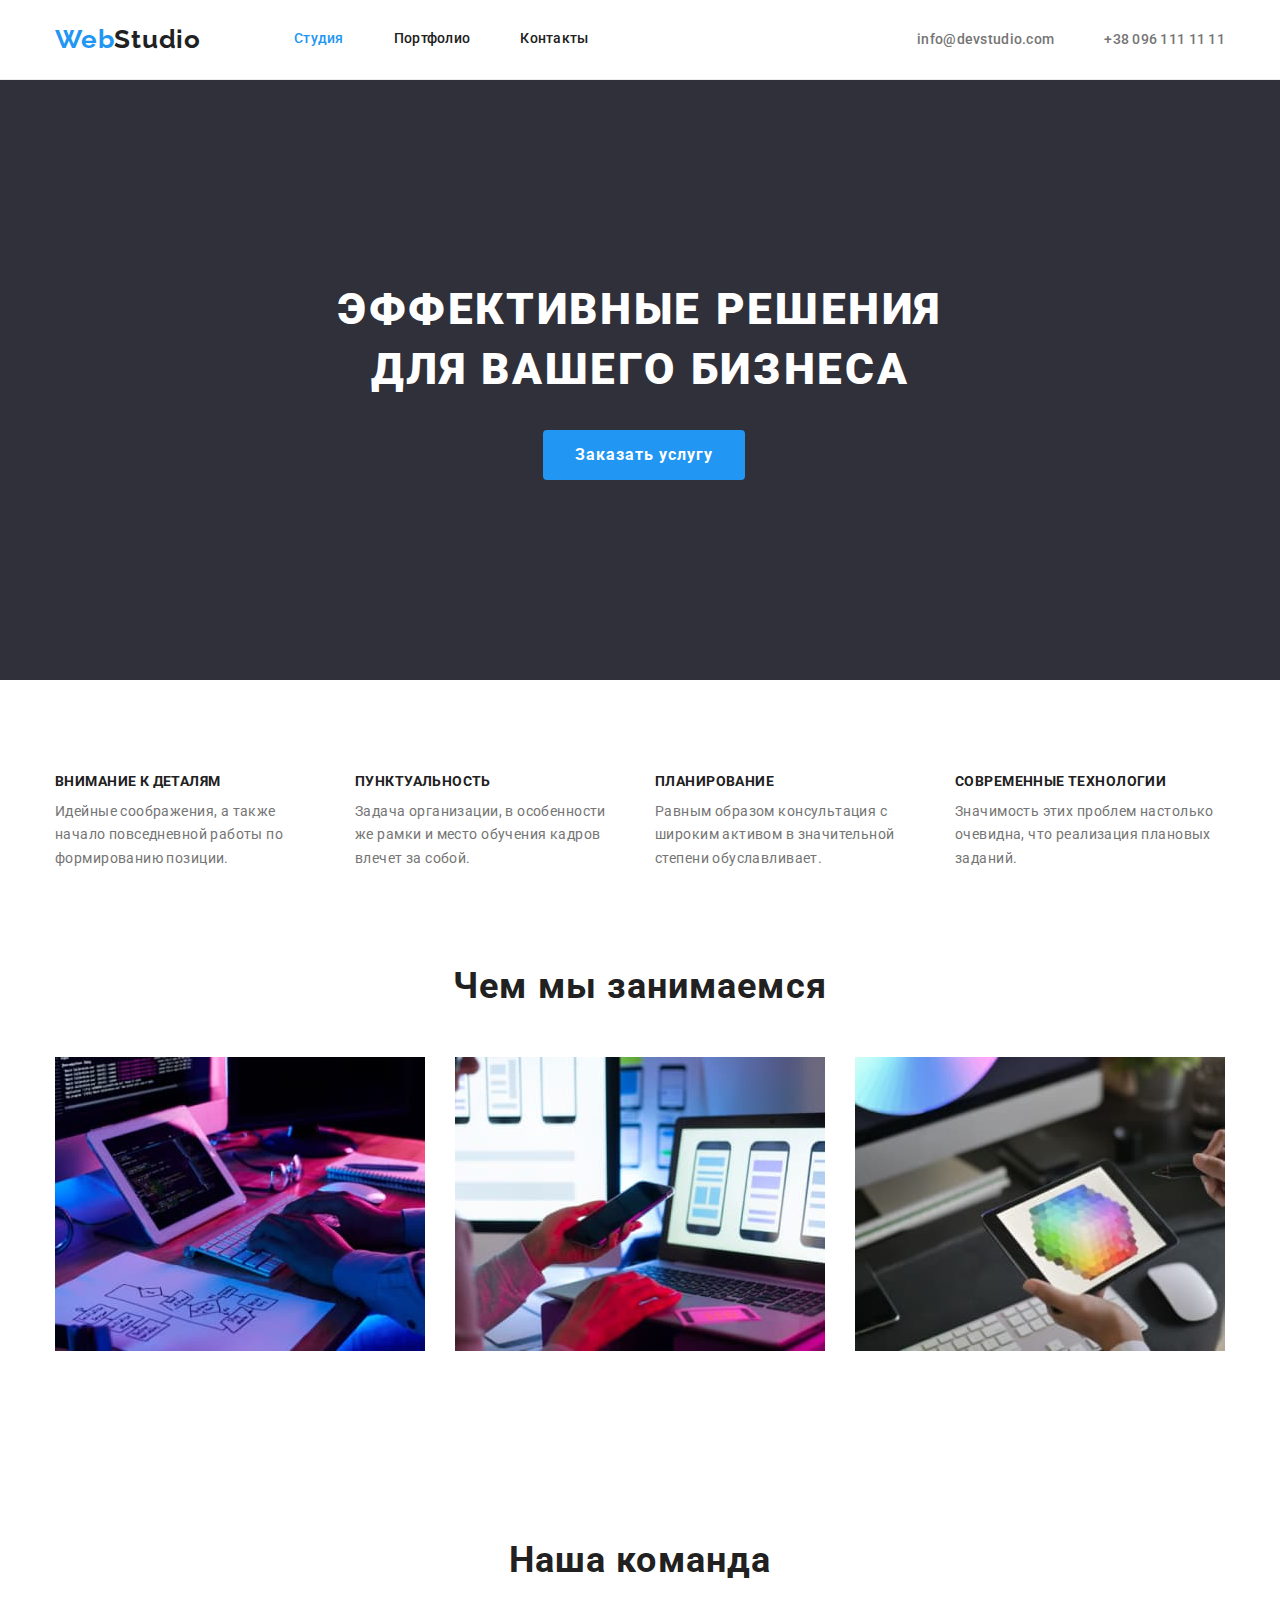
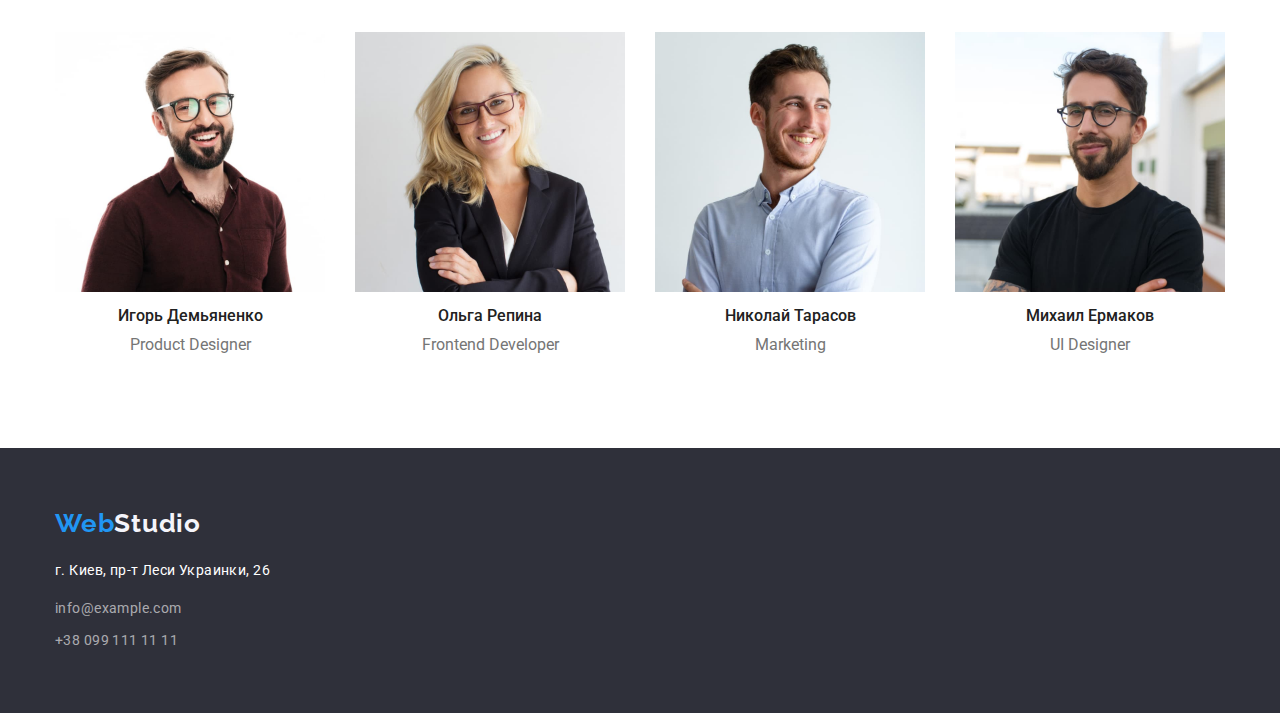
<file: index.html>
<!DOCTYPE html>
<html lang="ru">
  <head>
    <meta charset="UTF-8" />
    <meta name="viewport" content="width=device-width, initial-scale=1.0" />
    <meta http-equiv="X-UA-Compatible" content="IE=Edge" />
    <title>Document</title>
    <link rel="preconnect" href="https://fonts.gstatic.com" />
    <link
      href="https://fonts.googleapis.com/css2?family=Raleway:wght@700&family=Roboto:wght@400;500;700;900&display=swap"
      rel="stylesheet"
    />
    <link
      rel="stylesheet"
      href="https://cdnjs.cloudflare.com/ajax/libs/modern-normalize/0.2.0/modern-normalize.min.css"
    />
    <link rel="stylesheet" href="./css/styles.css" />
  </head>

  <body>
    <!--Header-->

    <header class="header">
      <div class="header-container">
        <nav class="site-nav">
          <a href="./index.html" class="logo" lang="en"
            >Web<span class="header-colortext">Studio</span></a
          >

          <ul class="site-nav list">
            <li class="nav-item">
              <a href="./index.html" class="link current">Студия</a>
            </li>
            <li class="nav-item">
              <a href="./portfolio.html" class="link">Портфолио</a>
            </li>
            <li class="nav-item">
              <a href="./index.html" class="link">Контакты</a>
            </li>
          </ul>
        </nav>

        <div class="nav-container">
          <ul class="contacts list">
            <li class="contacts-list-item">
              <a href="mailto:info@devstudio.com" class="link-contact" lang="en"
                >info@devstudio.com</a
              >
            </li>
            <li class="contacts-list-item">
              <a href="tel:+380961111111" class="link-contact"
                >+38 096 111 11 11</a
              >
            </li>
          </ul>
        </div>
      </div>
    </header>

    <main>
      <!--Hero-->

      <section class="hero">
        <div class="container-hero-section">
          <h1 class="hero-title">
            Эффективные решения
            <br />
            для вашего бизнеса
          </h1>
        </div>
        <button type="button" class="button primary">Заказать услугу</button>
      </section>

      <!--Секция преимуществ-->

      <section class="section-benefits">
        <div class="benefits-container">
          <ul class="section-title-list">
            <li class="section-title-list-item">
              <h3 class="section-title">Внимание к деталям</h3>
              <p class="section-title-text">
                Идейные соображения, а также
                <br />
                начало повседневной работы по
                <br />
                формированию позиции.
              </p>
            </li>
            <li class="section-title-list-item">
              <h3 class="section-title">Пунктуальность</h3>
              <p class="section-title-text">
                Задача организации, в особенности
                <br />
                же рамки и место обучения кадров
                <br />
                влечет за собой.
              </p>
            </li>
            <li class="section-title-list-item">
              <h3 class="section-title">Планирование</h3>
              <p class="section-title-text">
                Равным образом консультация с
                <br />
                широким активом в значительной
                <br />
                степени обуславливает.
              </p>
            </li>
            <li class="section-title-list-item">
              <h3 class="section-title">Современные технологии</h3>
              <p class="section-title-text">
                Значимость этих проблем настолько
                <br />
                очевидна, что реализация плановых
                <br />
                заданий.
              </p>
            </li>
          </ul>
        </div>
      </section>

      <!--Секция Чем Мы Занимаемся-->

      <section class="section-business">
        <h2 class="section-title-second">Чем мы занимаемся</h2>
        <div class="business-container">
          <ul class="section-title-list grid">
            <li class="item-grid">
              <img
                src="./images/box_1.jpg"
                width="370"
                height="294"
                alt="Планирование"
              />
            </li>
            <li class="item-grid">
              <img
                src="./images/box_2.jpg"
                width="370"
                height="294"
                alt="Технологии"
              />
            </li>
            <li class="item-grid">
              <img
                src="./images/box_3.jpg"
                width="370"
                height="294"
                alt="Детали"
              />
            </li>
          </ul>
        </div>
      </section>

      <!--Секция Наша Команда-->

      <section class="section-team list">
        <h2 class="section-title-second">Наша команда</h2>
        <div class="command-container">
          <ul class="section-title-list">
            <li class="section-title-list-item">
              <img
                src="./images/img.jpg"
                width="270"
                height="260"
                alt="Игорь Демьяненко"
              />
              <p class="name">Игорь Демьяненко</p>
              <p class="position">Product Designer</p>
            </li>

            <li class="section-title-list-item">
              <img
                src="./images/img1.jpg"
                width="270"
                height="260"
                alt="Ольга Репина"
              />
              <p class="name">Ольга Репина</p>
              <p class="position">Frontend Developer</p>
            </li>

            <li class="section-title-list-item">
              <img
                src="./images/img2.jpg"
                width="270"
                height="260"
                alt="Николай Тарасов"
              />
              <p class="name">Николай Тарасов</p>
              <p class="position">Marketing</p>
            </li>

            <li class="section-title-list-item">
              <img
                src="./images/img3.jpg"
                width="270"
                height="260"
                alt="Михаил Ермаков"
              />
              <p class="name">Михаил Ермаков</p>
              <p class="position">UI Designer</p>
            </li>
          </ul>
        </div>
      </section>
    </main>

    <!--Footer-->

    <footer class="footer">
      <div class="footer container">
        <a href="./index.html" class="logo-footer" lang="en"
          >Web<span class="footer-colortext">Studio</span></a
        >

        <address>
          г. Киев, пр-т Леси Украинки, 26
          <ul class="contacts-list">
            <li class="email">
              <a href="mailto:info@example.com" class="link" lang="en"
                >info@example.com</a
              >
            </li>
            <li>
              <a href="tel:+38099111111" class="link">+38 099 111 11 11</a>
            </li>
          </ul>
        </address>
      </div>
    </footer>
  </body>
</html>
</file>
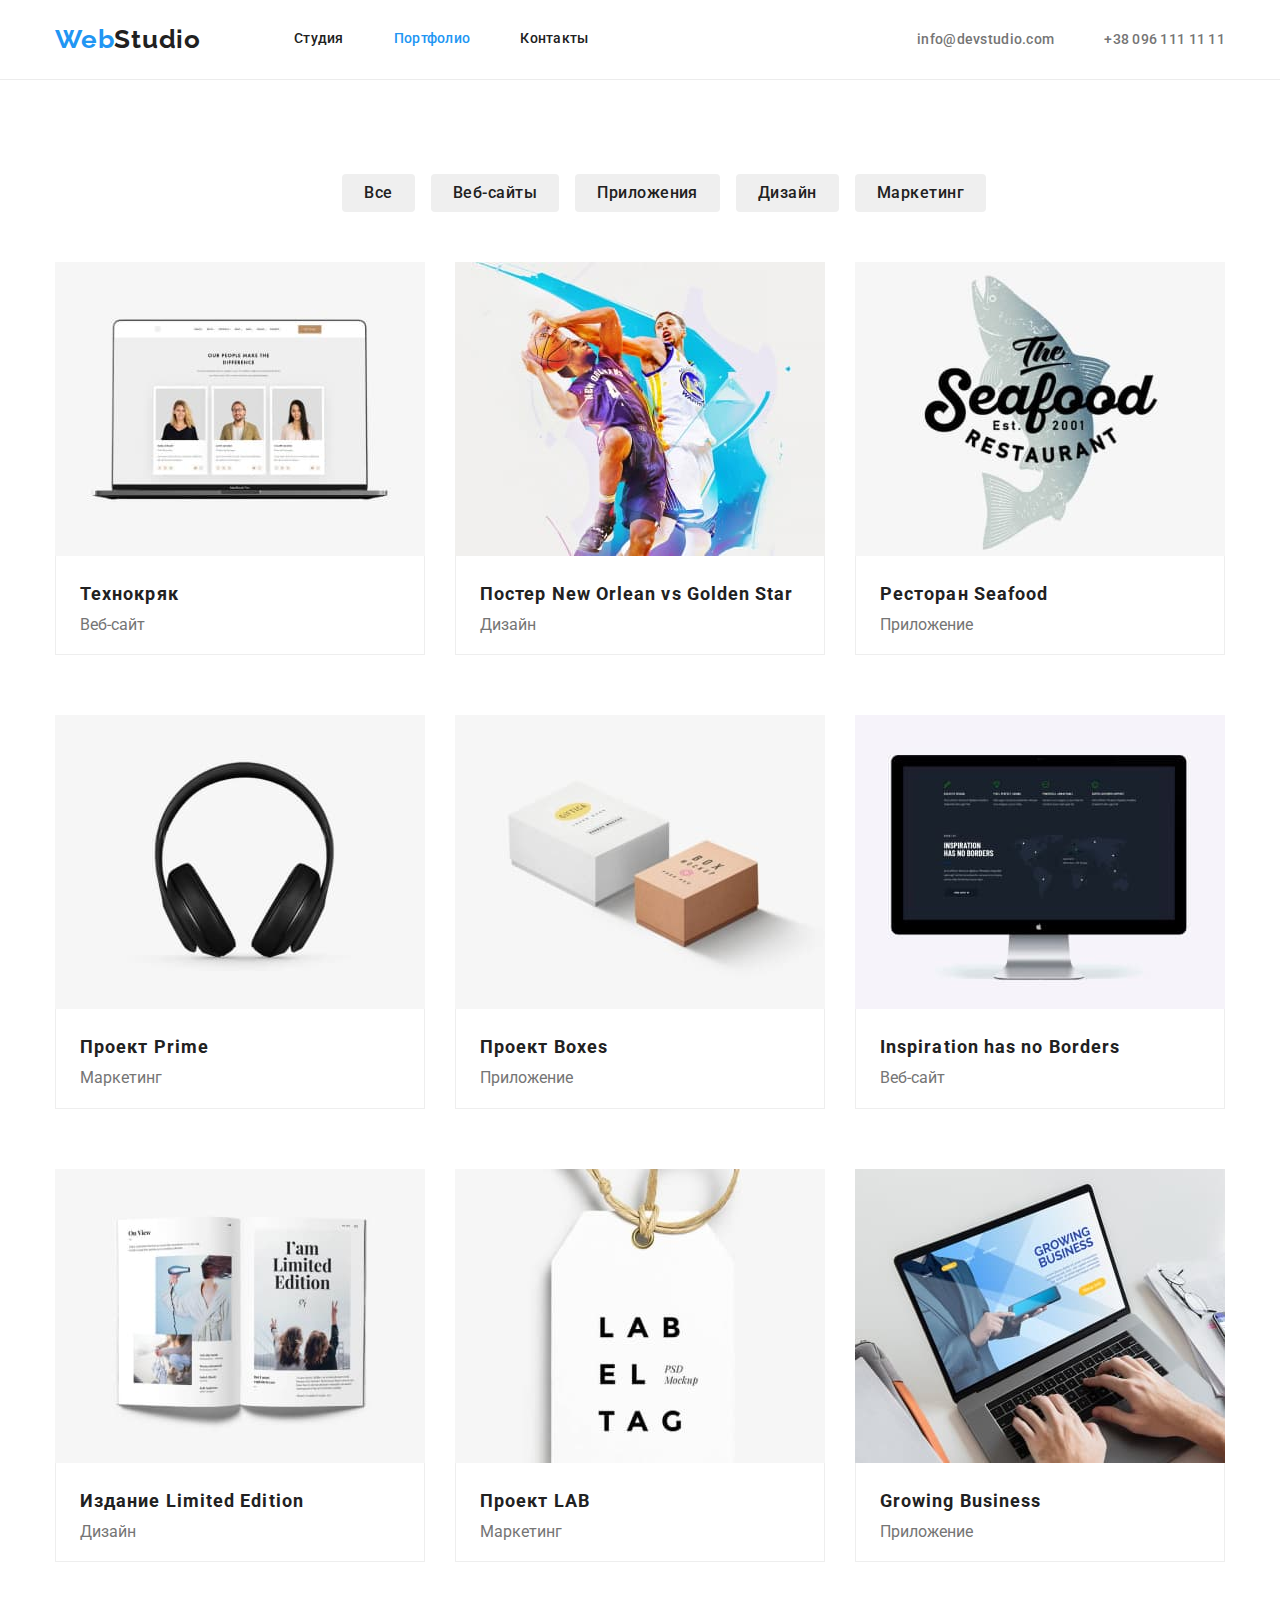
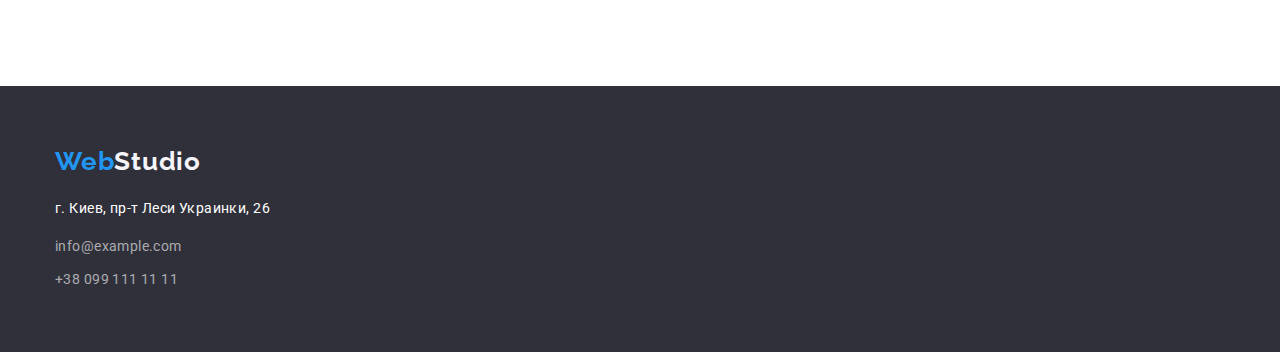
<file: portfolio.html>
<!DOCTYPE html>
<html lang="ru">
  <head>
    <meta charset="UTF-8" />
    <meta name="viewport" content="width=device-width, initial-scale=1.0" />
    <meta http-equiv="X-UA-Compatible" content="IE=Edge" />
    <title>Document</title>
    <link rel="preconnect" href="https://fonts.gstatic.com" />
    <link
      href="https://fonts.googleapis.com/css2?family=Raleway:wght@700&family=Roboto:wght@400;500;700;900&display=swap"
      rel="stylesheet"
    />
    <link
      rel="stylesheet"
      href="https://cdnjs.cloudflare.com/ajax/libs/modern-normalize/0.2.0/modern-normalize.min.css"
    />
    <link rel="stylesheet" href="./css/styles.css" />
  </head>

  <body>
    <!--Header-->

    <header class="header">
      <div class="header-container">
        <nav class="site-nav">
          <a href="./index.html" class="logo" lang="en"
            >Web<span class="header-colortext">Studio</span></a
          >

          <ul class="site-nav list">
            <li class="nav-item">
              <a href="./index.html" class="link">Студия</a>
            </li>
            <li class="nav-item">
              <a href="./index.html" class="link current">Портфолио</a>
            </li>
            <li class="nav-item">
              <a href="./index.html" class="link">Контакты</a>
            </li>
          </ul>
        </nav>

        <div class="nav-container">
          <ul class="contacts list">
            <li class="contacts-list-item">
              <a href="mailto:info@devstudio.com" class="link-contact" lang="en"
                >info@devstudio.com</a
              >
            </li>
            <li class="contacts-list-item">
              <a href="tel:+380961111111" class="link-contact"
                >+38 096 111 11 11</a
              >
            </li>
          </ul>
        </div>
      </div>
    </header>

    <main>
      <!--Фильтры-->

      <section class="portfolio-section">
        <div class="buttons-container">
          <ul class="buttons-list">
            <li class="buttons">
              <button type="button" class="button secondary">Все</button>
            </li>

            <li class="buttons">
              <button type="button" class="button secondary">Веб-сайты</button>
            </li>
            <li class="buttons">
              <button type="button" class="button secondary">Приложения</button>
            </li>
            <li class="buttons">
              <button type="button" class="button secondary">Дизайн</button>
            </li>
            <li class="buttons">
              <button type="button" class="button secondary">Маркетинг</button>
            </li>
          </ul>
        </div>

        <!--Портфолио-->

        <div class="portfolio-container">
          <ul class="section-title-list_second grid">
            <li class="item-grid">
              <img
                src="./images/img4.jpg"
                width="370"
                height="294"
                alt="Веб-сайт"
              />

              <div class="flex-element">
                <h3 class="portfolio-text">Технокряк</h3>
                <p>Веб-сайт</p>
              </div>
            </li>

            <li class="item-grid">
              <img
                src="./images/img5.jpg"
                width="370"
                height="294"
                alt="Дизайн"
              />
              <div class="flex-element">
                <h3 class="portfolio-text">Постер New Orlean vs Golden Star</h3>
                <p>Дизайн</p>
              </div>
            </li>

            <li class="item-grid">
              <img
                src="./images/img6.jpg"
                width="370"
                height="294"
                alt="Приложение"
              />
              <div class="flex-element">
                <h3 class="portfolio-text">Ресторан Seafood</h3>
                <p>Приложение</p>
              </div>
            </li>

            <li class="item-grid">
              <img
                src="./images/img7.jpg"
                width="370"
                height="294"
                alt="Маркетинг"
              />
              <div class="flex-element">
                <h3 class="portfolio-text">Проект Prime</h3>
                <p>Маркетинг</p>
              </div>
            </li>
            <li class="item-grid">
              <img
                src="./images/img8.jpg"
                width="370"
                height="294"
                alt="Приложение"
              />
              <div class="flex-element">
                <h3 class="portfolio-text">Проект Boxes</h3>
                <p>Приложение</p>
              </div>
            </li>
            <li class="item-grid">
              <img
                src="./images/img9.jpg"
                width="370"
                height="294"
                alt="Веб-сайт"
              />
              <div class="flex-element">
                <h3 class="portfolio-text">Inspiration has no Borders</h3>
                <p>Веб-сайт</p>
              </div>
            </li>
            <li class="item-grid">
              <img
                src="./images/img10.jpg"
                width="370"
                height="294"
                alt="Дизайн"
              />
              <div class="flex-element">
                <h3 class="portfolio-text">Издание Limited Edition</h3>
                <p>Дизайн</p>
              </div>
            </li>
            <li class="item-grid">
              <img
                src="./images/img11.jpg"
                width="370"
                height="294"
                alt="Маркетинг"
              />
              <div class="flex-element">
                <h3 class="portfolio-text">Проект LAB</h3>
                <p>Маркетинг</p>
              </div>
            </li>
            <li class="item-grid">
              <img
                src="./images/img12.jpg"
                width="370"
                height="294"
                alt="Приложение"
              />
              <div class="flex-element">
                <h3 class="portfolio-text">Growing Business</h3>
                <p>Приложение</p>
              </div>
            </li>
          </ul>
        </div>
      </section>
    </main>

    <!--Footer-->

    <footer class="footer">
      <div class="footer container">
        <a href="./index.html" class="logo-footer" lang="en"
          >Web<span class="footer-colortext">Studio</span></a
        >
        <address>
          г. Киев, пр-т Леси Украинки, 26
          <ul class="contacts-list">
            <li class="email">
              <a href="mailto:info@example.com" class="link" lang="en"
                >info@example.com</a
              >
            </li>
            <li>
              <a href="tel:+38099111111" class="link">+38 099 111 11 11</a>
            </li>
          </ul>
        </address>
      </div>
    </footer>
  </body>
</html>
</file>
<file: css/styles.css>
:root {
  --primary-text-color: #757575;
  --secondary-text-color: #ffffff;
  --title-text-color: #212121;
  --accent-color: #2196f3;
  --hero-text-color: #ffffff;
  --hero-bg-color: #2f303a;
  --primary-bg-color: #ffffff;
  --secondary-bg-color: #f5f4fa;
  --header-border-bottom-color: #ececec;
  --flex-element-border-color: #eeeeee;
  --footer-link-color: rgba(255, 255, 255, 0.6);
}

body {
  background-color: var(--primary-bg-color);
  color: var(--primary-text-color);
  font-family: Roboto, sans-serif;
  font-size: 16px;
}

h1 {
  margin-top: 0;
  margin-bottom: 0;
}

h3 {
  color: var(--title-text-color);
  font-family: inherit;
  font-style: normal;
  font-weight: 700;
  font-size: 18px;
  line-height: 2;
  letter-spacing: 0.06em;
  margin: 0;
}

h1,
h2,
h3,
h4,
h5,
h6,
p {
  margin-top: 0;
  margin-bottom: 0;
}

img {
  display: block;
}

.nav-container {
  color: var(--title-text-color);
  margin-left: auto;
  display: inline-flex;
  align-items: center;
}

.link {
  list-style: none;
  text-decoration: none;
  color: var(--primary-text-color);
}

.list {
  list-style: none;
  text-decoration: none;
}

.logo {
  color: var(--accent-color);
  font-family: Raleway;
  font-style: normal;
  font-weight: 700;
  font-size: 26px;
  line-height: 1.19;
  letter-spacing: 0.03em;
  text-decoration: none;
  margin-right: 93px;
}

.logo-footer {
  color: var(--accent-color);
  font-family: Raleway;
  font-style: normal;
  font-weight: 700;
  font-size: 26px;
  line-height: 1.19;
  letter-spacing: 0.03em;
  text-decoration: none;
}

/*Site Nav*/

.site-nav {
  display: flex;
  padding-left: 0;
  margin: 0;
  align-items: center;
}

.site-nav .link {
  font-family: inherit;
  font-style: normal;
  font-weight: 500;
  font-size: 14px;
  line-height: 1.14;
  letter-spacing: 0.02em;
  text-decoration: none;
  color: var(--title-text-color);
}

.link-contact {
  font-family: inherit;
  font-style: normal;
  font-weight: 500;
  font-size: 14px;
  line-height: 1.14;
  letter-spacing: 0.02em;
  text-decoration: none;
  color: var(--primary-text-color);
}

.site-nav .link:hover,
.site-nav .link:focus {
  color: var(--accent-color);
}

.link-contact:hover,
.link-contact:focus {
  color: var(--accent-color);
}

.site-nav .link.current {
  color: var(--accent-color);
}

.site-nav .list {
  color: var(--title-text-color);
}

.site-nav .list .nav-item + .nav-item {
  margin-left: 50px;
}

.contacts {
  color: var(--primary-text-color);
  font-family: inherit;
  font-style: normal;
  font-weight: 500;
  font-size: 14px;
  line-height: 1.71;
  letter-spacing: 0.03em;
  text-decoration: none;
  display: inline-flex;
  justify-content: space-evenly;
  margin: 0 auto;
}

.contacts .contacts-list-item + .contacts-list-item {
  margin-left: 50px;
}

.email {
  margin-bottom: 9px;
}

.contacts .contacts-list {
  color: var(--primary-text-color);
  font-family: inherit;
  font-style: normal;
  font-weight: 500;
  font-size: 14px;
  line-height: 1.71;
  letter-spacing: 0.03em;
  text-decoration: none;
  list-style: none;
  padding-left: 0;
}

.contacts-list {
  list-style: none;
  padding-left: 0;
  margin-bottom: 0;
}

.contacts .contacts-list .link:hover,
.contacts .contacts-list .link:focus {
  color: var(--accent-color);
}

.contacts-list .link:hover,
.contacts-list .link:focus {
  color: var(--accent-color);
}

.link {
  list-style: none;
  text-decoration: none;
  color: var(--footer-link-color);
}

/*Hero*/

.hero {
  background-color: var(--hero-bg-color);
  text-align: center;
  padding-top: 200px;
  padding-bottom: 200px;
}

.hero-title {
  color: var(--hero-text-color);
  font-family: inherit;
  font-style: normal;
  font-weight: 900;
  font-size: 44px;
  line-height: 1.36;
  text-align: center;
  letter-spacing: 0.06em;
  text-transform: uppercase;
  margin-bottom: 30px;
}

p {
  display: block;
}

.main-container {
  margin-right: auto;
  margin-left: auto;
  align-items: center;
}

.portfolio-container {
  width: 1200px;
  margin-left: auto;
  margin-right: auto;
  padding-left: 15px;
  padding-right: 15px;
}

/*Portfolio*/

.flex-element {
  border-left: 1px solid var(--flex-element-border-color);
  border-right: 1px solid var(--flex-element-border-color);
  border-bottom: 1px solid var(--flex-element-border-color);
  padding-top: 20px;
  padding-left: 24px;
  padding-bottom: 20px;
  margin-bottom: 30px;
}

.portfolio-section {
  padding-top: 94px;
  padding-bottom: 94px;
}

.section-title {
  color: var(--title-text-color);
  font-family: inherit;
  font-style: normal;
  font-weight: 700;
  font-size: 14px;
  line-height: 1.14;
  letter-spacing: 0.03em;
  text-transform: uppercase;
  margin-bottom: 10px;
}

.section-title-text {
  font-family: inherit;
  font-style: normal;
  font-weight: normal;
  font-size: 14px;
  line-height: 1.71;
  letter-spacing: 0.03em;
  color: var(--primary-text-color);
}

.section-title-second {
  font-family: inherit;
  font-style: normal;
  font-weight: 700;
  font-size: 36px;
  line-height: 1.17;
  text-align: center;
  letter-spacing: 0.03em;
  color: var(--title-text-color);
  margin-bottom: 50px;
}

.section-title-third {
  font-family: inherit;
  font-style: normal;
  font-weight: 500;
  font-size: 16px;
  line-height: 1.19;
  letter-spacing: 0.03em;
  color: var(--title-text-color);
}

/*Sections*/

.section-title-list {
  font-family: inherit;
  list-style: none;
  display: flex;
  flex-wrap: nowrap;
  margin-top: 94px;
  justify-content: space-evenly;
  padding-left: 0;
  margin-left: -30px;
  margin-top: -30px;
  margin-bottom: 0;
}

.section-title-list .section-title-list-item + .section-title-list-item {
  margin-left: 30px;
}

.section-title-list .section-title-list-item {
  flex-basis: calc((100% - 30px * 4) / 4);
  margin-left: 30px;
  margin-top: 30px;
}

.portfolio-text {
  padding-bottom: 4px;
}

.section-title-list_second {
  font-family: inherit;
  list-style: none;
  display: flex;
  flex-wrap: wrap;
  margin-top: 94px;
  padding-left: 0;
  margin-bottom: 0;
}

section.section-team.list {
  padding-top: 94px;
  padding-bottom: 94px;
}

.section-business {
  padding-bottom: 94px;
}

.grid {
  display: flex;
  flex-wrap: wrap;
  margin-left: -30px;
  margin-top: -30px;
}

.grid > .item-grid {
  flex-basis: calc(100% / 3 - 30px);
  margin-left: 30px;
  margin-top: 30px;
}

.section-title-text {
  font-family: inherit;
  font-style: normal;
  font-weight: normal;
  font-size: 14px;
  line-height: 1.71;
  letter-spacing: 0.03em;
}

.header-colortext {
  color: var(--title-text-color);
}

.footer-colortext {
  color: var(--secondary-bg-color);
}

address {
  font-family: inherit;
  font-style: normal;
  font-weight: normal;
  font-size: 14px;
  line-height: 1.71;
  letter-spacing: 0.03em;
  color: var(--secondary-text-color);
  margin-top: 20px;
}

.buttons-list .buttons + .buttons {
  margin-left: 8px;
}

.buttons-list {
  list-style: none;
  text-align: center;
  display: flex;
  justify-content: center;
  margin-bottom: 50px;
  margin-top: 0;
}

.buttons-container {
  margin-left: auto;
  margin-right: auto;
  width: 1200px;
  padding-left: 15px;
  padding-right: 15px;
}

.button.primary {
  color: var(--secondary-text-color);
  background-color: var(--accent-color);
  font-family: inherit;
  font-size: 16px;
  font-weight: 700;
  line-height: 1.88;
  padding: 10px 32px;
  min-width: 200px;
  min-height: 50px;
  left: 700px;
  top: 430px;
  letter-spacing: 0.06em;
  border-radius: 4px;
  border: transparent;
}

.button.secondary {
  color: var(--title-text-color);
  font-style: normal;
  font-weight: 500;
  font-size: 16px;
  line-height: 1.63;
  letter-spacing: 0.03em;
}

.button:hover,
.button:focus {
  color: var(--secondary-text-color);
  background-color: var(--accent-color);
}

.button {
  font-family: inherit;
  font-size: 16px;
  letter-spacing: 0.03em;
  color: var(--title-color);
  cursor: pointer;
  position: inherit;
  border: transparent;
  border-radius: 4px;
  min-width: 73px;
  height: 38px;
  left: 576px;
  top: 174px;
  padding-top: 6px;
  padding-right: 22px;
  padding-bottom: 6px;
  padding-left: 22px;
  margin-left: 8px;
}

.header {
  font-weight: 600;
  font-size: 12px;
  line-height: 1.33;
  letter-spacing: 0.1em;
  background-color: var(--secondary-text-color);
  padding-top: 24px;
  padding-bottom: 24px;
  border-bottom: 1px solid var(--header-border-bottom-color);
}

.header-container {
  width: 1200px;
  margin-left: auto;
  margin-right: auto;
  padding-left: 15px;
  padding-right: 15px;
  display: flex;
  align-items: center;
}

.footer {
  font-weight: 600;
  font-size: 12px;
  line-height: 1.33;
  letter-spacing: 0.1em;
  background-color: var(--hero-bg-color);
  padding-top: 60px;
  padding-bottom: 60px;
}

.footer.container {
  width: 1200px;
  margin-left: auto;
  margin-right: auto;
  padding-left: 15px;
  padding-right: 15px;
  padding-top: 0;
  padding-bottom: 0;
}

.section-benefits {
  padding-bottom: 94px;
  padding-top: 94px;
}

.benefits-container {
  width: 1200px;
  margin-left: auto;
  margin-right: auto;
  padding-left: 15px;
  padding-right: 15px;
}

.business-container {
  width: 1200px;
  margin-left: auto;
  margin-right: auto;
  padding-left: 15px;
  padding-right: 15px;
}

/*Command section*/

.command-container {
  width: 1200px;
  margin-left: auto;
  margin-right: auto;
  padding-left: 15px;
  padding-right: 15px;
}

.name {
  font-weight: 500;
  color: var(--title-text-color);
  text-align: center;
  padding-top: 14px;
}

.name,
.position {
  font-size: 16px;
  line-height: 1.19;
  text-align: center;
}

.position {
  margin-top: 10px;
}
</file>
